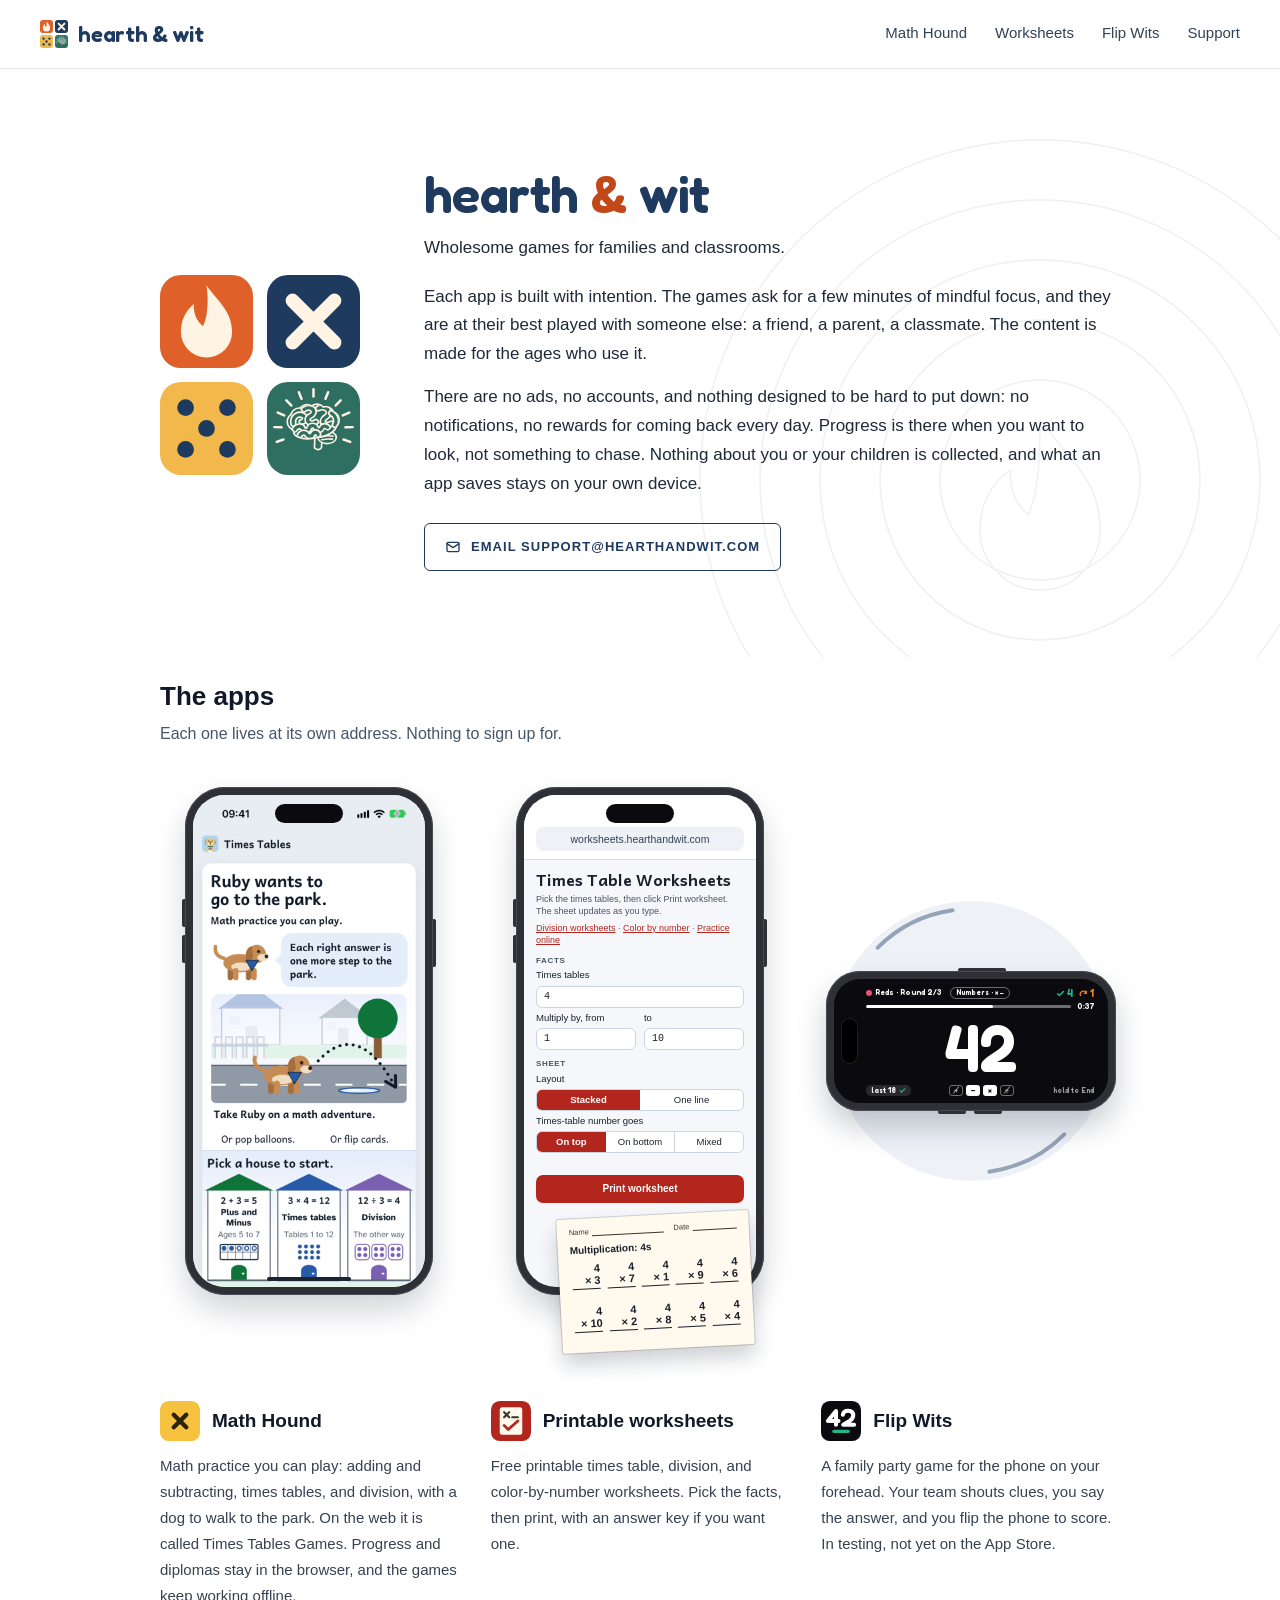
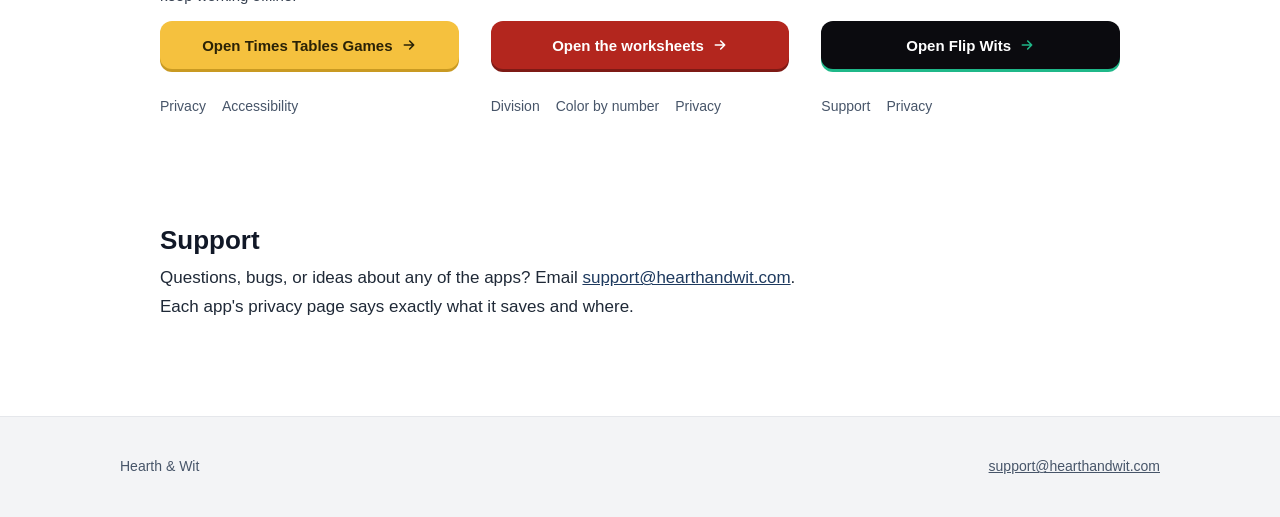
<file: index.html>
<!doctype html>
<html lang="en">
<head>
<meta charset="utf-8">
<meta name="viewport" content="width=device-width, initial-scale=1">
<title>Hearth &amp; Wit</title>
<meta name="description" content="Wholesome games for families and classrooms: Math Hound, printable worksheets, and Flip Wits. Built with intention, with no ads, no accounts, and nothing collected.">
<meta property="og:title" content="Hearth &amp; Wit">
<meta property="og:description" content="Wholesome games for families and classrooms: Math Hound, printable worksheets, and Flip Wits. Built with intention, with no ads, no accounts, and nothing collected.">
<meta property="og:url" content="https://hearthandwit.com/">
<meta property="og:type" content="website">
<meta name="theme-color" content="#ffffff">
<link rel="icon" href="favicon.svg?v=4" type="image/svg+xml">
<link rel="stylesheet" href="style.css?v=5">
</head>
<body>
<a class="skip" href="#main">Skip to content</a>
<header class="top">
  <!-- The logo: the four tiles beside the name. The image is decorative (empty alt) because the name is right next to it. -->
  <a class="brand" href="#main"><img src="logo.svg?v=4" alt="" width="28" height="28">Hearth &amp; Wit</a>
  <nav aria-label="Sections">
    <a href="#math-hound">Math Hound</a>
    <a href="#worksheets">Worksheets</a>
    <a href="#flip-wits">Flip Wits</a>
    <a href="#support">Support</a>
  </nav>
</header>

<!-- A faint line drawing behind the hero, in place of a photo backdrop. Decorative, so hidden from screen readers.
     The wrapper clips it at the right edge, so it never widens the page. -->
<div class="backdrop" aria-hidden="true"><svg viewBox="0 0 720 720" fill="none" stroke="currentColor" stroke-width="1.5">
  <circle cx="360" cy="360" r="340"/><circle cx="360" cy="360" r="280"/><circle cx="360" cy="360" r="220"/><circle cx="360" cy="360" r="160"/><circle cx="360" cy="360" r="100"/>
  <path d="M360 300c30 40 60 60 60 110a60 60 0 0 1-120 0c0-25 10-45 30-60 0 25 8 35 18 45 10-20 12-55 12-95z"/>
</svg></div>

<main id="main">
  <section class="hero" aria-labelledby="hero-title">
    <div class="mark" aria-hidden="true"><img src="logo.svg?v=4" alt="" width="200" height="200"></div>
    <div class="intro">
      <!-- The name is written with capitals here and shown lowercase by the stylesheet, so screen readers and copied text keep the proper name. -->
      <h1 id="hero-title" class="wordmark">Hearth <span class="amp">&amp;</span> Wit</h1>
      <p class="tagline">Wholesome games for families and classrooms.</p>
      <p>Each app is built with intention. The games ask for a few minutes of mindful focus, and they are at their best played with someone else: a friend, a parent, a classmate. The content is made for the ages who use it.</p>
      <p>There are no ads, no accounts, and nothing designed to be hard to put down: no notifications, no rewards for coming back every day. Progress is there when you want to look, not something to chase. Nothing about you or your children is collected, and what an app saves stays on your own device.</p>
      <p class="cta"><a class="button" href="mailto:support@hearthandwit.com"><svg aria-hidden="true" viewBox="0 0 24 24" fill="none" stroke="currentColor" stroke-width="2" stroke-linecap="round" stroke-linejoin="round"><rect x="3" y="5" width="18" height="14" rx="2"/><path d="M3 7l9 6 9-6"/></svg>Email support@hearthandwit.com</a></p>
    </div>
  </section>

  <!-- The apps: each one is a phone showing the app's real first screen (a screenshot for Math Hound, a drawing for the other two), so a visitor sees what
       they will get, and under it the app's mark and name, the description, an Open button in the app's color,
       and the small links. The bezels are one neutral grey; each app's color lives on its own screen. The two
       websites carry a browser address strip, since they run in a phone's browser. Flip Wits, the one iPhone app,
       is held sideways, as it is played. Each drawing is one picture for screen readers (role="img" with a label),
       so its tiny screen text is not read out, and every real link sits outside the drawings. The parts inside each
       drawing also carry aria-hidden="true", because Chromium does not hide the children of a role="img" element
       by itself, and TalkBack or Chrome's browse mode would otherwise step through every bit of screen text.
       The drawings copy the live screens by hand: when an app's first screen changes, redraw it here (see README). -->
  <section class="apps" aria-labelledby="apps-title">
    <h2 id="apps-title">The apps</h2>
    <p class="sub">Each one lives at its own address. Nothing to sign up for.</p>
    <!-- role="list" because Safari drops the list semantics of a list drawn without bullets. -->
    <ul class="app-list" role="list">

      <!-- Math Hound: a real screenshot of the app's first screen (Leo home), not a drawing like the other two.
           It is taken from the iOS Simulator by tools/site-screenshot.js in the times-tables-games repository, and
           that repository's WORKFLOW.md has it retaken whenever the home screen changes (see README). The picture
           is an <img> with its own alt text, so the phone needs no role="img". Raise ?v= when the picture changes.
           The empty span keeps old links to #times-tables-games, this section's name until 2026-11-17, working. -->
      <li id="math-hound" class="app app-ttg">
        <span id="times-tables-games"></span>
        <div class="stage">
          <div class="phone">
            <div class="screen mh">
              <img src="apps/math-hound-home.png?v=1" width="696" height="1513" alt="Math Hound on an iPhone, on its first screen. A brown dog named Ruby wants to go to the park, and each right answer is one more step there. Below are three houses to pick from: Plus and Minus for ages 5 to 7, Times tables, and Division.">
            </div>
          </div>
        </div>
        <div class="app-body">
          <div class="app-head">
            <!-- The app marks are inline SVG, not image files: each is a few shapes, and inline they cost no extra requests and no cache-busting tags. -->
            <svg class="app-mark" aria-hidden="true" viewBox="0 0 64 64"><rect width="64" height="64" rx="14" fill="#F5C13E"/><path d="M22 22L42 42M42 22L22 42" stroke="#2A2206" stroke-width="7" stroke-linecap="round"/></svg>
            <h3>Math Hound</h3>
          </div>
          <p class="app-desc">Math practice you can play: adding and subtracting, times tables, and division, with a dog to walk to the park. On the web it is called Times Tables Games. Progress and diplomas stay in the browser, and the games keep working offline.</p>
          <a class="open" href="https://timestables.hearthandwit.com/">Open Times Tables Games<svg aria-hidden="true" viewBox="0 0 24 24" fill="none" stroke="currentColor" stroke-width="2.4" stroke-linecap="round" stroke-linejoin="round"><path d="M5 12h14M13 6l6 6-6 6"/></svg></a>
          <p class="more"><a href="https://timestables.hearthandwit.com/privacy/">Privacy</a><a href="https://timestables.hearthandwit.com/accessibility/">Accessibility</a></p>
        </div>
      </li>

      <!-- Printable worksheets: the form in its answer-key red, shortened so the Print worksheet button sits just
           above a printed sheet that slides out at the bottom of the screen. -->
      <li id="worksheets" class="app app-ws">
        <div class="stage">
          <div class="phone" role="img" aria-label="The worksheets site open in a phone's browser, on its form for the 4 times table, with a printed sheet of stacked 4 times problems coming out at the bottom.">
            <div class="screen ws" aria-hidden="true">
              <div class="browser"><span class="url">worksheets.hearthandwit.com</span></div>
              <div class="ws-page">
                <div class="ws-title">Times Table Worksheets</div>
                <div class="ws-hint">Pick the times tables, then click Print worksheet. The sheet updates as you type.</div>
                <div class="ws-hint"><span class="ws-link">Division worksheets</span> · <span class="ws-link">Color by number</span> · <span class="ws-link">Practice online</span></div>
                <div class="ws-label">Facts</div>
                <div>Times tables</div>
                <div class="ws-field">4</div>
                <div class="ws-pair"><span>Multiply by, from</span><span>to</span><span class="ws-field">1</span><span class="ws-field">10</span></div>
                <div class="ws-label">Sheet</div>
                <div>Layout</div>
                <div class="ws-seg"><span class="on">Stacked</span><span>One line</span></div>
                <div>Times-table number goes</div>
                <div class="ws-seg ws-seg-3"><span class="on">On top</span><span>On bottom</span><span>Mixed</span></div>
                <div class="ws-print">Print worksheet</div>
              </div>
            </div>
            <!-- The printed sheet, in front of the phone and tilted a little, as if just out of the printer. -->
            <div class="ws-sheet" aria-hidden="true">
              <div class="ws-sheet-lines"><span>Name</span><span>Date</span></div>
              <div class="ws-sheet-title">Multiplication: 4s</div>
              <div class="ws-probs">
                <span><span>4</span><span>× 3</span></span><span><span>4</span><span>× 7</span></span><span><span>4</span><span>× 1</span></span><span><span>4</span><span>× 9</span></span><span><span>4</span><span>× 6</span></span>
                <span><span>4</span><span>× 10</span></span><span><span>4</span><span>× 2</span></span><span><span>4</span><span>× 8</span></span><span><span>4</span><span>× 5</span></span><span><span>4</span><span>× 4</span></span>
              </div>
            </div>
          </div>
        </div>
        <div class="app-body">
          <div class="app-head">
            <!-- A red tile holding a cream sheet with a problem row and the answer key's check. -->
            <svg class="app-mark" aria-hidden="true" viewBox="0 0 64 64"><rect width="64" height="64" rx="14" fill="#B3261E"/><rect x="14" y="10" width="36" height="44" rx="4" fill="#FFF9EE"/><path d="M21 18L29 26M29 18L21 26M34 26H43" stroke="#3B352D" stroke-width="3.5" stroke-linecap="round"/><path d="M21 39L27.5 45.5L43 32" fill="none" stroke="#B3261E" stroke-width="4.5" stroke-linecap="round" stroke-linejoin="round"/></svg>
            <h3>Printable worksheets</h3>
          </div>
          <p class="app-desc">Free printable times table, division, and color-by-number worksheets. Pick the facts, then print, with an answer key if you want one.</p>
          <a class="open" href="https://worksheets.hearthandwit.com/">Open the worksheets<svg aria-hidden="true" viewBox="0 0 24 24" fill="none" stroke="currentColor" stroke-width="2.4" stroke-linecap="round" stroke-linejoin="round"><path d="M5 12h14M13 6l6 6-6 6"/></svg></a>
          <p class="more"><a href="https://worksheets.hearthandwit.com/division/">Division</a><a href="https://worksheets.hearthandwit.com/color-by-number/">Color by number</a><a href="https://worksheets.hearthandwit.com/privacy/">Privacy</a></p>
        </div>
      </li>

      <!-- Flip Wits: an iPhone held sideways on its turn screen (a big number to guess, the got-it count in green,
           the pass count in orange), on a pale disc with two turning arcs, after the drawing on the Flip Wits site. -->
      <li id="flip-wits" class="app app-fw">
        <div class="stage fw-stage">
          <svg class="fw-disc" aria-hidden="true" viewBox="0 0 280 280" fill="none" stroke="#94A3B8" stroke-width="4" stroke-linecap="round"><circle cx="140" cy="140" r="140" fill="#EEF2F7" stroke="none"/><path d="M46.7 46.7A132 132 0 0 1 121.6 9.3M233.3 233.3A132 132 0 0 1 158.4 270.7"/></svg>
          <div class="phone phone-side" role="img" aria-label="Flip Wits on an iPhone held sideways, on a turn: the number 42 to guess, with 4 got it in green and 1 pass in orange.">
            <div class="screen fw" aria-hidden="true">
              <div class="fw-top">
                <span class="fw-team">Reds · Round 2/3</span>
                <span class="fw-deck">Numbers · × −</span>
                <span class="fw-score">
                  <span class="fw-got"><svg viewBox="0 0 24 24" fill="none" stroke="currentColor" stroke-width="4" stroke-linecap="round" stroke-linejoin="round"><path d="M4 12.5l5 5L20 6.5"/></svg>4</span>
                  <span class="fw-pass"><svg viewBox="0 0 24 24" fill="none" stroke="currentColor" stroke-width="3.6" stroke-linecap="round" stroke-linejoin="round"><path d="M4 17A8 8 0 0 1 19 11M14 11.5h5.5V6"/></svg>1</span>
                </span>
              </div>
              <div class="fw-timer"><span class="fw-track"><span></span></span><span>0:37</span></div>
              <div class="fw-number">42</div>
              <div class="fw-foot">
                <span class="fw-last">last 18<svg viewBox="0 0 24 24" fill="none" stroke="#1FB889" stroke-width="4" stroke-linecap="round" stroke-linejoin="round"><path d="M4 12.5l5 5L20 6.5"/></svg></span>
                <!-- The four operation chips: minus and times are on, plus and divide are off and struck through. -->
                <span class="fw-ops"><span class="off">+</span><span>−</span><span>×</span><span class="off">÷</span></span>
                <span class="fw-end">hold to End</span>
              </div>
            </div>
          </div>
        </div>
        <div class="app-body">
          <div class="app-head">
            <!-- After the iOS icon: a rounded 42 drawn as strokes, with the green "got it" bar below. -->
            <svg class="app-mark" aria-hidden="true" viewBox="0 0 64 64"><rect width="64" height="64" rx="14" fill="#0B0B0F"/><path d="M24 38V16L11 32H28M35 22Q36 15.5 43.5 15.5Q51.5 15.5 51.5 23Q51.5 27.5 46.5 31.5L35.5 38H53" fill="none" stroke="#FFFFFF" stroke-width="6.5" stroke-linecap="round" stroke-linejoin="round"/><rect x="18" y="46" width="28" height="5" rx="2.5" fill="#1FB889"/></svg>
            <h3>Flip Wits</h3>
          </div>
          <p class="app-desc">A family party game for the phone on your forehead. Your team shouts clues, you say the answer, and you flip the phone to score. In testing, not yet on the App Store.</p>
          <a class="open" href="https://flipwits.hearthandwit.com/">Open Flip Wits<svg aria-hidden="true" viewBox="0 0 24 24" fill="none" stroke="currentColor" stroke-width="2.4" stroke-linecap="round" stroke-linejoin="round"><path d="M5 12h14M13 6l6 6-6 6"/></svg></a>
          <p class="more"><a href="https://flipwits.hearthandwit.com/support/">Support</a><a href="https://flipwits.hearthandwit.com/privacy/">Privacy</a></p>
        </div>
      </li>
    </ul>
  </section>

  <section id="support" class="support" aria-labelledby="support-title">
    <h2 id="support-title">Support</h2>
    <p>Questions, bugs, or ideas about any of the apps? Email <a href="mailto:support@hearthandwit.com">support@hearthandwit.com</a>. Each app's privacy page says exactly what it saves and where.</p>
  </section>
</main>

<footer>
  <div class="inner">
    <span>Hearth &amp; Wit</span>
    <a href="mailto:support@hearthandwit.com">support@hearthandwit.com</a>
  </div>
</footer>
</body>
</html>
</file>
<file: style.css>
/* One small stylesheet with no outside requests, so the page loads fast and tells no third party about a visit.
   The look follows the approved design: white ground, slate greys, one navy accent, a system sans typeface
   (Inter where it is installed), a sticky top bar, a two-column hero, three app phones, and a light footer band. */
/* The logo's lettering is Fredoka (SIL Open Font License, fonts/OFL.txt). The file is kept in this folder, not
   loaded from Google, so the page still makes no outside requests. It holds one weight and is used for the
   name in the top bar and the hero, and for the numerals on the drawing of Flip Wits' screen. "swap" shows the system font at once and trades it for Fredoka when it arrives. */
@font-face { font-family: "Fredoka"; src: url("fonts/fredoka-600-latin.woff2") format("woff2"); font-weight: 600; font-style: normal; font-display: swap; }
/* Andika (SIL Open Font License, fonts/OFL-Andika.txt) is Times Tables Games' own typeface, copied from that app's
   repository so the drawing of the worksheets screen looks like the real one without a
   request to Google. Flip Wits' screen uses the Fredoka above, and the small screen text uses the system sans. */
@font-face { font-family: "Andika"; src: url("fonts/andika-400.woff2") format("woff2"); font-weight: 400; font-style: normal; font-display: swap; }
@font-face { font-family: "Andika"; src: url("fonts/andika-700.woff2") format("woff2"); font-weight: 700; font-style: normal; font-display: swap; }
:root { color-scheme: light; --bg: #ffffff; --ink: #111827; --body: #1f2937; --muted: #475569; --accent: #1e3a5f; --accent-dark: #0f2742; --rule: #e5e7eb; --band: #f3f4f6; --sans: Inter, -apple-system, BlinkMacSystemFont, "Segoe UI", Roboto, sans-serif; }
* { box-sizing: border-box; }
html { scroll-behavior: smooth; }
@media (prefers-reduced-motion: reduce) { html { scroll-behavior: auto; } }
body { margin: 0; background: var(--bg); color: var(--ink); font: 17px/1.7 Inter, -apple-system, BlinkMacSystemFont, "Segoe UI", Roboto, sans-serif; position: relative; }
a { color: var(--accent); }
a:hover { color: var(--accent-dark); }
/* One visible focus ring for keyboard users, on every link. */
a:focus-visible { outline: 3px solid var(--accent); outline-offset: 3px; border-radius: 3px; }
/* The skip link sits off screen until a keyboard user tabs to it. */
.skip { position: absolute; left: 16px; top: -48px; background: var(--accent); color: #fff; padding: 8px 12px; border-radius: 6px; z-index: 3; text-decoration: none; }
.skip:focus { top: 12px; }
h1, h2, h3 { line-height: 1.2; margin: 0; }
p { margin: 0 0 14px; }

/* The top bar: wordmark left, section links right, wrapping on a phone. */
.top { position: sticky; top: 0; z-index: 2; background: rgba(255, 255, 255, .96); border-bottom: 1px solid var(--rule); display: flex; flex-wrap: wrap; align-items: center; justify-content: space-between; gap: 4px 32px; padding: 10px 40px; }
/* The logo: the tile mark and the name in the logo's rounded lowercase lettering. 28px of mark plus 8px of
   padding above and below keeps the link 44px tall for a finger. */
.brand { display: inline-flex; align-items: center; gap: 10px; font-family: Fredoka, Inter, -apple-system, BlinkMacSystemFont, "Segoe UI", Roboto, sans-serif; font-size: 22px; font-weight: 600; line-height: 1; letter-spacing: -.01em; text-transform: lowercase; color: var(--accent); text-decoration: none; padding: 8px 0; }
.brand img { width: 28px; height: 28px; display: block; }
nav { display: flex; flex-wrap: wrap; gap: 4px 28px; }
nav a { color: #334155; text-decoration: none; font-size: 15px; font-weight: 500; padding: 10px 0; border-bottom: 2px solid transparent; }
nav a:hover { color: var(--accent); border-bottom-color: var(--accent); }

/* The faint line drawing sits behind the hero, off the right edge. The wrapper clips it so the page never grows wider than the window. */
.backdrop { position: absolute; right: 0; top: 120px; width: 600px; height: 720px; overflow: hidden; color: var(--accent); opacity: .07; pointer-events: none; z-index: 0; }
.backdrop svg { position: absolute; right: -120px; top: 0; width: 720px; height: 720px; }

main { position: relative; z-index: 1; width: 100%; max-width: 1040px; margin: 0 auto; padding: 0 40px; }

/* The hero: the mark beside the introduction, stacking on a phone. */
.hero { display: flex; align-items: center; gap: 64px; padding: 96px 0 72px; }
.mark { flex: 0 0 auto; width: 200px; height: 200px; }
.mark img { width: 100%; height: 100%; display: block; }
.intro { min-width: 0; }
h1 { font-size: 40px; font-weight: 700; color: var(--accent); margin-bottom: 12px; }
/* The hero's name is the logo's wordmark. It is a class, not the bare h1, so the 404 page's heading keeps the plain style.
   The ampersand takes the flame tile's color, darkened to #c2481a so it holds 4.9:1 against white. */
.wordmark { font-family: Fredoka, Inter, -apple-system, BlinkMacSystemFont, "Segoe UI", Roboto, sans-serif; font-size: 52px; font-weight: 600; line-height: 1.1; letter-spacing: -.01em; text-transform: lowercase; }
.wordmark .amp { color: #c2481a; }
.tagline { color: var(--muted); margin-bottom: 20px; }
.intro p { color: var(--body); }
.cta { margin-top: 24px; }
/* The outlined button, in the style of the reference site's Download CV button, filled on hover. */
.button { display: inline-flex; align-items: center; gap: 10px; border: 1.5px solid var(--accent); color: var(--accent); border-radius: 6px; padding: 12px 20px; font-size: 13px; font-weight: 600; letter-spacing: .08em; text-transform: uppercase; text-decoration: none; min-height: 44px; }
.button svg { width: 16px; height: 16px; }
.button:hover { background: var(--accent); color: #fff; }

/* The apps: three phones in a row, each with its app's name, description, Open button and small links below.
   Every stage is the same height (590px, room for the worksheet that hangs below its phone), and the
   description takes the spare height, so the names, buttons and links line up across the row. */
/* The faint hero drawing (.backdrop) runs down past the hero's bottom on a wide screen. The old cards had a white
   ground that hid it; the stages are see-through, so the section gets its own white ground instead. The spread
   shadow carries that white out to both window edges (the drawing sits off the right edge, beyond main), and the
   clip-path keeps the shadow from spilling above or below the section. Neither adds to the page's width. */
.apps { padding: 24px 0 72px; position: relative; background: var(--bg); box-shadow: 0 0 0 100vmax var(--bg); clip-path: inset(0 -100vmax); }
h2 { font-size: 26px; font-weight: 700; margin-bottom: 8px; }
.sub { color: var(--muted); font-size: 16px; margin-bottom: 40px; }
.app-list { list-style: none; margin: 0; padding: 0; display: grid; grid-template-columns: repeat(3, minmax(0, 1fr)); gap: 32px; align-items: stretch; }
.app { display: flex; flex-direction: column; min-width: 0; }
.stage { position: relative; height: 590px; display: flex; justify-content: center; align-items: flex-start; }

/* The phone body: one neutral dark grey for all three, so each app's color lives on its screen.
   The side keys are the two pseudo-elements: the second volume key is the first one's shadow, 36px lower. */
.phone { position: relative; flex: 0 0 auto; width: 248px; height: 508px; padding: 8px; background: #2E3036; border-radius: 40px; box-shadow: 0 16px 30px rgba(15, 23, 42, .18), inset 0 0 0 1px #474A52; }
.phone::before, .phone::after { content: ""; position: absolute; background: #2E3036; }
.phone::before { left: -3px; top: 112px; width: 3px; height: 28px; border-radius: 2px 0 0 2px; box-shadow: 0 36px 0 #2E3036; }
.phone::after { right: -3px; top: 132px; width: 3px; height: 48px; border-radius: 0 2px 2px 0; }
/* The glass. It clips the drawing like a real screen, and its ::after is the home bar, in the screen's ink color. */
.screen { position: relative; width: 100%; height: 100%; border-radius: 32px; overflow: hidden; display: flex; flex-direction: column; }
.screen::after { content: ""; position: absolute; left: 50%; bottom: 6px; width: 84px; height: 4px; margin-left: -42px; border-radius: 2px; background: currentColor; }
/* The browser strip of the two websites: the camera island (::before) above the real address. No status bar. */
.browser { position: relative; flex: 0 0 auto; background: #fff; border-bottom: 1px solid #D5DBE3; padding: 32px 12px 8px; }
.browser::before { content: ""; position: absolute; top: 9px; left: 50%; width: 68px; height: 19px; margin-left: -34px; border-radius: 10px; background: #0B0B0F; }
.url { height: 24px; border-radius: 8px; background: #EEF1F5; display: flex; align-items: center; justify-content: center; font-family: var(--sans); font-size: 10.5px; font-weight: 500; line-height: 1; color: #334155; }

/* Math Hound's screen is a real screenshot (apps/math-hound-home.png, retaken by a script; see README), not a
   drawing. The picture is a hair taller than the glass (an iPhone's screen is 696 by 1513, the glass 232 by 492),
   so it is fitted to the width and held to the top: the 12px lost are the strip of road under the houses.
   The background is the screen's own grey, shown while the picture loads; the ink colors the home bar.
   The camera island is drawn over the picture's status bar, where a real phone has it. */
.mh { background: #E7ECF2; color: #1B2330; }
.mh img { display: block; width: 100%; height: 100%; object-fit: cover; object-position: top; }
.mh::before { content: ""; position: absolute; z-index: 1; top: 9px; left: 50%; width: 68px; height: 19px; margin-left: -34px; border-radius: 10px; background: #0B0B0F; }

/* The worksheets form, in its answer-key red, shortened (no Grid fields or extra Sheet options) so the
   Print worksheet button sits above the printed sheet. The bottom padding leaves the screen's foot for the sheet. */
.ws { background: #F5F7FA; color: #1A202C; }
.ws-page { flex: 1; display: flex; flex-direction: column; gap: 4px; padding: 10px 12px 84px; font-family: var(--sans); font-size: 9.5px; line-height: 1.3; }
.ws-title { font-family: Andika, var(--sans); font-size: 16px; font-weight: 700; line-height: 1.15; }
.ws-hint { font-size: 9px; line-height: 12.5px; color: #4B5563; }
.ws-link { color: #B3261E; text-decoration: underline; }
.ws-label { margin-top: 5px; font-size: 8px; font-weight: 700; line-height: 1.2; letter-spacing: .08em; text-transform: uppercase; color: #4B5563; }
.ws-field { height: 22px; display: flex; align-items: center; padding: 0 7px; background: #fff; border: 1px solid #CBD5E1; border-radius: 6px; font-family: ui-monospace, Menlo, monospace; font-size: 10px; }
.ws-pair { display: grid; grid-template-columns: 1fr 1fr; gap: 4px 8px; }
/* The live site's dark fill for a chosen option becomes the new red. A divider sits between two unchosen options. */
.ws-seg { display: grid; grid-template-columns: 1fr 1fr; height: 22px; border: 1px solid #CBD5E1; border-radius: 6px; overflow: hidden; background: #fff; line-height: 1; }
.ws-seg-3 { grid-template-columns: 1fr 1fr 1fr; }
.ws-seg span { display: flex; align-items: center; justify-content: center; }
.ws-seg span:not(.on) + span:not(.on) { border-left: 1px solid #CBD5E1; }
.ws-seg .on { background: #B3261E; color: #fff; font-weight: 700; }
.ws-print { margin-top: auto; height: 28px; display: flex; align-items: center; justify-content: center; border-radius: 7px; background: #B3261E; color: #fff; font-size: 10px; font-weight: 700; line-height: 1; }
/* The printed sheet hangs out of the phone's foot, tilted 3 degrees, on the cream paper of the worksheets mark:
   Name and Date lines, the default title, and stacked 4 x n problems over answer lines (each problem's ::after). */
.ws-sheet { position: absolute; left: 40px; top: 428px; width: 192px; padding: 10px 12px 8px; background: #FFF9EE; border-radius: 2px; transform: rotate(-3deg); transform-origin: 50% 0; box-shadow: 0 0 0 1px rgba(59, 53, 45, .2), 0 12px 20px rgba(15, 23, 42, .2); font-family: var(--sans); color: #1A202C; }
.ws-sheet-lines { display: flex; gap: 10px; font-size: 7.5px; line-height: 1; color: #3B352D; }
.ws-sheet-lines span { display: flex; align-items: flex-end; gap: 3px; flex: 1; }
.ws-sheet-lines span:first-child { flex: 1.5; }
.ws-sheet-lines span::after { content: ""; flex: 1; border-bottom: 1px solid #3B352D; }
.ws-sheet-title { margin-top: 8px; font-size: 10px; font-weight: 700; line-height: 1.2; }
.ws-probs { margin-top: 6px; display: grid; grid-template-columns: repeat(5, minmax(0, 1fr)); gap: 4px; font-size: 11px; font-weight: 600; line-height: 1.15; font-variant-numeric: tabular-nums; }
.ws-probs > span { justify-self: center; width: 28px; display: flex; flex-direction: column; align-items: flex-end; padding-bottom: 12px; white-space: nowrap; }
.ws-probs > span::after { content: ""; align-self: stretch; margin-top: 1px; border-top: 1.5px solid #1A202C; }

/* Flip Wits on a pale disc with two turning arcs. Its stage holds the disc and the phone at fixed spots, with the
   phone centered on the same line as the middle of the two upright phones. */
.fw-stage { display: block; }
.fw-disc { position: absolute; left: 50%; top: 114px; width: 280px; height: 280px; margin-left: -140px; display: block; }
/* The phone held sideways. Its camera is on the left, so the top of the phone points left: the volume keys
   (the left edge when upright) are on the bottom edge and the side key is on the top edge. */
.phone-side { position: absolute; left: 50%; top: 184px; width: 290px; height: 140px; margin-left: -145px; border-radius: 34px; box-shadow: 0 16px 30px rgba(15, 23, 42, .22), inset 0 0 0 1px #474A52; }
.phone-side::before { left: 112px; top: auto; bottom: -3px; width: 28px; height: 3px; border-radius: 0 0 2px 2px; box-shadow: 36px 0 0 #2E3036; }
.phone-side::after { left: 132px; right: auto; top: -3px; width: 48px; height: 3px; border-radius: 2px 2px 0 0; }
/* The turn screen, scaled down with the small text enlarged so it still reads. Its rounded numerals use the
   site's own Fredoka, which has one weight (600), so everything here is set at 600 to avoid a faked bold.
   No home bar on this screen; its ::before is the camera island at the left edge. */
.fw { background: #0B0B0F; color: #fff; font-family: Fredoka, var(--sans); font-weight: 600; padding: 8px 14px 7px 32px; gap: 3px; border-radius: 26px; font-variant-numeric: tabular-nums; line-height: 1.1; white-space: nowrap; }
.fw::after { content: none; }
.fw::before { content: ""; position: absolute; left: 8px; top: 50%; width: 15px; height: 44px; margin-top: -22px; border-radius: 8px; background: #000; box-shadow: 0 0 0 1px #1C1C24; }
.fw svg { display: block; }
.fw-top { display: grid; grid-template-columns: 1fr auto 1fr; align-items: center; gap: 6px; font-size: 7.5px; }
.fw-team { display: flex; align-items: center; gap: 3px; }
.fw-team::before { content: ""; width: 6px; height: 6px; border-radius: 50%; background: #EB4F72; }
.fw-deck { padding: 1px 5px; border-radius: 999px; border: 1px solid rgba(255, 255, 255, .4); font-size: 7px; }
.fw-score { justify-self: end; display: flex; align-items: center; gap: 6px; font-size: 11px; }
.fw-got, .fw-pass { display: flex; align-items: center; gap: 2px; }
.fw-got { color: #1FB889; }
.fw-pass { color: #F07A1A; }
.fw-score svg { width: 9px; height: 9px; }
/* The turn timer: a bar that runs down, and the time left. */
.fw-timer { display: flex; align-items: center; gap: 6px; font-size: 8px; line-height: 1; }
.fw-track { flex: 1; height: 3px; border-radius: 999px; background: rgba(255, 255, 255, .4); overflow: hidden; }
.fw-track span { display: block; width: 62%; height: 100%; border-radius: 999px; background: #fff; }
.fw-number { flex: 1; display: flex; align-items: center; justify-content: center; font-size: 66px; line-height: .82; letter-spacing: -.02em; }
.fw-foot { display: flex; align-items: center; justify-content: space-between; gap: 6px; font-size: 7px; }
.fw-last { display: flex; align-items: center; gap: 3px; padding: 2px 5px; border-radius: 5px; background: rgba(255, 255, 255, .12); }
.fw-last svg { width: 7px; height: 7px; }
.fw-ops { display: flex; gap: 3px; font-size: 8px; line-height: 1; }
.fw-ops span { position: relative; width: 14px; height: 11px; display: flex; align-items: center; justify-content: center; border-radius: 3px; background: #fff; color: #0B0B0F; }
/* An operation that is off: outlined, dimmed, and struck through by its ::after. */
.fw-ops .off { background: none; border: 1px solid rgba(255, 255, 255, .4); color: rgba(255, 255, 255, .5); }
.fw-ops .off::after { content: ""; position: absolute; left: 50%; top: 50%; width: 1.15em; height: 1px; background: currentColor; transform: translate(-50%, -50%) rotate(-50deg); }
.fw-end { color: rgba(255, 255, 255, .6); }

/* Under each phone: the app's mark beside its name, then the description, which takes the spare height. */
.app-body { flex: 1; display: flex; flex-direction: column; gap: 12px; margin-top: 24px; }
.app-head { display: flex; align-items: center; gap: 12px; }
.app-mark { display: block; flex: 0 0 auto; width: 40px; height: 40px; }
h3 { font-size: 19px; font-weight: 600; line-height: 1.25; color: var(--ink); }
.app-desc { margin: 0; flex: 1 0 auto; font-size: 15px; line-height: 26px; color: #374151; }
/* The Open button in each app's own color, with a darker lip under it. The colors are set per app below,
   and hover keeps them (the page's general link hover would turn the text navy). All three hold at least 4.5:1. */
.open { display: flex; align-items: center; justify-content: center; text-align: center; gap: 8px; min-height: 48px; padding: 10px 14px; background: var(--app-bg); border-radius: 12px; box-shadow: 0 3px 0 var(--app-lip); font-size: 15px; font-weight: 600; line-height: 1.3; text-decoration: none; }
.open, .open:hover { color: var(--app-ink); }
.open:hover { text-decoration: underline; }
.open svg { flex: 0 0 auto; width: 16px; height: 16px; color: var(--app-arrow, currentColor); }
.app-ttg { --app-bg: #F5C13E; --app-ink: #2A2206; --app-lip: #C99A22; }
.app-ws { --app-bg: #B3261E; --app-ink: #fff; --app-lip: #7E1A15; }
.app-fw { --app-bg: #0B0B0F; --app-ink: #fff; --app-lip: #1FB889; --app-arrow: #1FB889; }
.more { margin: 4px 0 0; display: flex; flex-wrap: wrap; gap: 0 16px; }
.more a { display: inline-flex; align-items: center; min-height: 44px; color: var(--muted); font-size: 14px; text-decoration: none; }
.more a:hover { color: var(--ink); text-decoration: underline; }

/* At 1020px and narrower the three phones get too tight across, so the apps stack one per row. Each row is held to a
   readable column, centered under its phone, so the button and text do not stretch across a tablet.
   Stacked, a stage only needs its own drawing's height: the phone plus a little, the worksheet with its sheet,
   and a short stage for the sideways phone, as on the phone design. */
@media (max-width: 1020px) {
  .app-list { grid-template-columns: minmax(0, 1fr); gap: 56px; }
  .app { width: 100%; max-width: 480px; justify-self: center; }
  .app-ttg .stage { height: 524px; }
  .app-ws .stage { height: 592px; }
  .fw-stage { height: 300px; }
  .fw-disc { top: 10px; }
  .phone-side { top: 80px; }
  .app-body { margin-top: 20px; }
}
/* On the narrowest phones the sideways phone (290px) is a hair wider than the column, so it is drawn a little smaller. */
@media (max-width: 340px) {
  .phone-side { transform: scale(.92); }
}

.support { padding: 24px 0 80px; max-width: 640px; }
.support p { color: var(--body); }

footer { position: relative; z-index: 1; background: var(--band); border-top: 1px solid var(--rule); padding: 28px 40px; }
footer .inner { max-width: 1040px; margin: 0 auto; display: flex; flex-wrap: wrap; align-items: center; justify-content: space-between; gap: 8px 24px; font-size: 14px; color: var(--muted); }
/* Footer links are held 44px tall so they are easy to tap on a phone. */
footer a { display: inline-flex; align-items: center; min-height: 44px; color: var(--muted); }

@media (max-width: 760px) {
  .top, footer { padding-left: 16px; padding-right: 16px; }
  main { padding: 0 16px; }
  .hero { flex-direction: column; align-items: flex-start; gap: 32px; padding: 56px 0 40px; }
  h1 { font-size: 34px; }
  .wordmark { font-size: 42px; }
  .mark { width: 152px; height: 152px; }
  .apps { padding: 16px 0 56px; }
  .sub { margin-bottom: 28px; }
  .backdrop { width: 280px; height: 480px; top: 60px; }
  .backdrop svg { width: 480px; height: 480px; right: -200px; }
}
</file>
